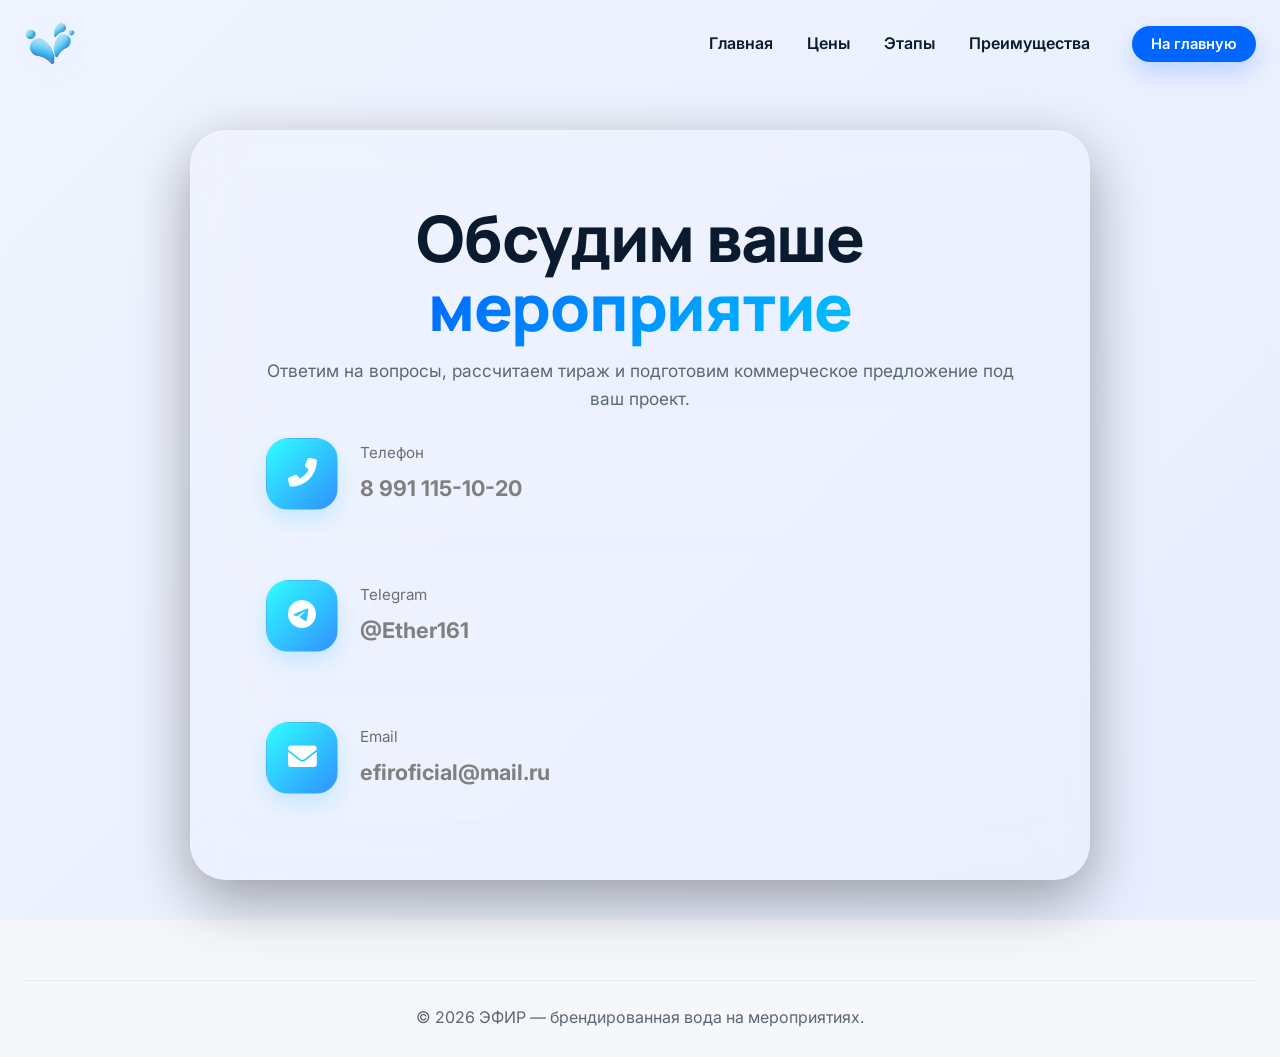
<file: support.html>
<!DOCTYPE html>
<html lang="ru">
<head>
    <meta charset="UTF-8">
    <meta name="viewport" content="width=device-width, initial-scale=1.0, viewport-fit=cover">
    <meta name="description" content="Оставьте заявку на брендированную воду ЭФИР и получите индивидуальный расчёт за 1 час.">
    <title>Заявка | ЭФИР</title>

    <link rel="stylesheet" href="style.css">
    <link href="https://fonts.googleapis.com/css2?family=Inter:wght@300;400;500;600;700;800&family=Manrope:wght@400;500;600;700;800&display=swap" rel="stylesheet">
    <link rel="stylesheet" href="https://cdnjs.cloudflare.com/ajax/libs/font-awesome/6.0.0-beta3/css/all.min.css">
    <link href="https://unpkg.com/aos@2.3.1/dist/aos.css" rel="stylesheet">
</head>
<body>

    <div class="orb orb-1" aria-hidden="true"></div>
    <div class="orb orb-2" aria-hidden="true"></div>

    <nav class="navbar" id="navbar">
        <div class="container">
            <a href="#hero" class="logo">
    <img src="img/logo1.svg" alt="ЭФИР">
</a>
            <div class="nav-links" id="navLinks">
                <a href="index.html#hero">Главная</a>
                <a href="index.html#pricing">Цены</a>
                <a href="index.html#steps">Этапы</a>
                <a href="index.html#advantages">Преимущества</a>
                <a href="index.html" class="btn btn-primary btn-small nav-cta">На главную</a>
            </div>

            <button class="mobile-toggle" id="mobileToggle" type="button" aria-label="Открыть меню">
                <i class="fas fa-bars"></i>
            </button>
        </div>
    </nav>

    <main>

    <section class="support-hero">
        <div class="container">

            <div class="contact-card" data-aos="fade-up">

				

                <h1>
                    Обсудим ваше <span class="gradient-text">мероприятие</span>
                </h1>

                <p class="contact-description">
                    Ответим на вопросы, рассчитаем тираж и подготовим
                    коммерческое предложение под ваш проект.
                </p>

                <div class="contact-links">

                    <a href="tel:+79911151020" class="contact-link">
                        <div class="contact-icon">
                            <i class="fas fa-phone-alt"></i>
                        </div>

                        <div class="contact-info">
                            <span>Телефон</span>
                            <strong>8 991 115-10-20</strong>
                        </div>
                    </a>

                    <a href="https://t.me/Ether161"
                       target="_blank"
                       class="contact-link">

                        <div class="contact-icon">
                            <i class="fab fa-telegram-plane"></i>
                        </div>

                        <div class="contact-info">
                            <span>Telegram</span>
                            <strong>@Ether161</strong>
                        </div>
                    </a>

                    <a href="mailto:efiroficial@mail.ru"
                       class="contact-link">

                        <div class="contact-icon">
                            <i class="fas fa-envelope"></i>
                        </div>

                        <div class="contact-info">
                            <span>Email</span>
                            <strong>efiroficial@mail.ru</strong>
                        </div>
                    </a>

                </div>

            </div>

        </div>
    </section>

</main>

    <footer style="margin-top: 0;">
        <div class="container">
            <div class="copyright">
                © 2026 ЭФИР — брендированная вода на мероприятиях.
            </div>
        </div>
    </footer>

    <script src="https://unpkg.com/aos@2.3.1/dist/aos.js"></script>
    <script src="script.js"></script>
</body>
</html>
</file>
<file: style.css>
:root {
    --primary: #0066FF;
    --primary-dark: #0052CC;
    --primary-light: #EAF2FF;
    --secondary: #00C2FF;
    --accent: #FF6B00;
    --dark: #0A1A2F;
    --gray-dark: #1E2A3A;
    --gray: #5A6874;
    --light-gray: #F5F7FA;
    --white: #FFFFFF;
    --border: rgba(10, 26, 47, 0.08);

    --shadow-sm: 0 10px 30px -10px rgba(0,0,0,0.06);
    --shadow-md: 0 20px 40px -15px rgba(0,0,0,0.10);
    --shadow-lg: 0 30px 50px -20px rgba(0,0,0,0.15);

    --radius: 20px;
    --radius-lg: 32px;
    --container: 1280px;
}

/* Reset */
*,
*::before,
*::after {
    box-sizing: border-box;
}

html {
    scroll-behavior: smooth;
    -webkit-text-size-adjust: 100%;
    text-size-adjust: 100%;
}

body {
    margin: 0;
    font-family: "Inter", sans-serif;
    background: var(--white);
    color: var(--dark);
    line-height: 1.6;
    overflow-x: hidden;
    text-rendering: optimizeLegibility;
    -webkit-font-smoothing: antialiased;
    font-feature-settings: "kern" 1;
}

img {
    max-width: 100%;
    height: auto;
    display: block;
}

button,
input,
textarea,
select,
a {
    font: inherit;
}

a {
    color: inherit;
}

h1,
h2,
h3,
h4,
.logo,
.footer-logo {
    font-family: "Manrope", sans-serif;
    font-weight: 800;
    letter-spacing: -0.02em;
    margin: 0;
}

p {
    margin: 0;
}

.section {
    padding: 12px 0;
}

.container {
    width: 100%;
    max-width: var(--container);
    margin: 0 auto;
    padding: 0 24px;
}

/* Helpers */
.text-center {
    text-align: center;
}

.gradient-text {
    background: linear-gradient(135deg, var(--primary), var(--secondary));
    -webkit-background-clip: text;
    background-clip: text;
    color: transparent;
}

.section-title {
    font-size: clamp(2rem, 4vw, 2.9rem);
    line-height: 1.15;
    margin: 60px 0 24px;
    text-wrap: balance;
}

.pricing-title {
    font-size: 1.4rem;
    margin-bottom: 10px;
}

/* Background orbs */
.orb {
    position: fixed;
    border-radius: 50%;
    filter: blur(80px);
    z-index: -1;
    pointer-events: none;
    opacity: 0.9;
}

.orb-1 {
    width: 50vw;
    height: 50vw;
    background: radial-gradient(circle, rgba(0,102,255,0.08) 0%, rgba(0,194,255,0) 70%);
    top: -20vh;
    left: -20vw;
    animation: float 20s infinite alternate ease-in-out;
}

.orb-2 {
    width: 60vw;
    height: 60vw;
    background: radial-gradient(circle, rgba(0,194,255,0.06) 0%, rgba(0,102,255,0) 70%);
    bottom: -30vh;
    right: -20vw;
    animation: float 25s infinite alternate-reverse ease-in-out;
}

.orb-3 {
    width: 40vw;
    height: 40vw;
    background: radial-gradient(circle, rgba(255,107,0,0.05) 0%, rgba(0,102,255,0) 70%);
    top: 40%;
    left: 30%;
    animation: float 18s infinite alternate ease-in-out;
}

@keyframes float {
    0% { transform: translate(0, 0) scale(1); }
    100% { transform: translate(5%, 5%) scale(1.05); }
}

/* Buttons */
.btn {
    display: inline-flex;
    align-items: center;
    justify-content: center;
    gap: 10px;
    padding: 14px 28px;
    border-radius: 999px;
    text-decoration: none;
    border: 1px solid transparent;
    cursor: pointer;
    transition: transform .25s ease, box-shadow .25s ease, background-color .25s ease, color .25s ease, border-color .25s ease;
    font-weight: 700;
    white-space: nowrap;
    line-height: 1;
}

.btn:hover {
    transform: translateY(-2px);
}

.btn-primary {
    background: var(--primary);
    color: var(--white);
    box-shadow: 0 10px 24px rgba(0,102,255,0.22);
}

.btn-primary:hover {
    background: var(--primary-dark);
    box-shadow: 0 14px 30px rgba(0,102,255,0.28);
}

.btn-outline-light {
    background: transparent;
    color: var(--primary);
    border-color: rgba(0,102,255,0.22);
}

.btn-outline-light:hover {
    background: var(--primary);
    color: var(--white);
    border-color: var(--primary);
}

.btn-small {
    padding: 10px 18px;
    font-size: 0.92rem;
}

.btn-large {
    padding: 16px 34px;
    font-size: 1.05rem;
}

/* Navbar */
.navbar {
    position: fixed;
    inset: 0 0 auto 0;
    z-index: 1000;
    padding: 18px 0;
    transition: padding .25s ease, background-color .25s ease, box-shadow .25s ease, backdrop-filter .25s ease;
}

.navbar.scrolled {
    background: rgba(255,255,255,0.96);
    backdrop-filter: blur(12px);
    box-shadow: var(--shadow-sm);
    padding: 12px 0;
}

.navbar .container {
    display: flex;
    align-items: center;
    justify-content: space-between;
    gap: 18px;
}

.logo {
    font-size: 1.9rem;
    text-decoration: none;
    background: linear-gradient(135deg, var(--primary), var(--secondary));
    -webkit-background-clip: text;
    background-clip: text;
    color: transparent;
    white-space: nowrap;
    flex-shrink: 0;
}

.nav-links {
    display: flex;
    align-items: center;
    gap: 34px;
}

.nav-links a {
    text-decoration: none;
    color: var(--dark);
    font-weight: 600;
    transition: color .2s ease;
    white-space: nowrap;
}

.nav-links a:hover {
    color: var(--primary);
}

.nav-cta {
    margin-left: 8px;
}

.mobile-toggle {
    display: none;
    background: none;
    border: 0;
    padding: 10px;
    font-size: 1.5rem;
    color: var(--dark);
    cursor: pointer;
}

/* Hero */
.hero {
    min-height: 100vh;
    display: flex;
    align-items: center;
    padding: 110px 0 70px;
    background: linear-gradient(135deg, #F8FAFF 0%, #EFF2FB 100%);
	position: relative;
	overflow: hidden;
}

.hero-grid {
    display: grid;
    grid-template-columns: 1.05fr 0.95fr;
    gap: 60px;
    align-items: center;
}

.hero-content {
    max-width: 680px;
}

.hero-badge {
    display: inline-flex;
    align-items: center;
    justify-content: center;
    padding: 8px 16px;
    margin-bottom: 20px;
    border-radius: 999px;
    background: var(--primary-light);
    color: var(--primary);
    font-size: 0.9rem;
    font-weight: 700;
    white-space: nowrap;
}

.hero h1 {
    font-size: clamp(2.7rem, 6vw, 4.7rem);
    line-height: 1.05;
    margin-bottom: 20px;
    text-wrap: balance;
}

.hero p {
    font-size: clamp(1.02rem, 1.5vw, 1.18rem);
    color: var(--gray);
    margin-bottom: 30px;
    max-width: 62ch;
    overflow-wrap: anywhere;
}

.hero-buttons {
    display: flex;
    gap: 14px;
    flex-wrap: wrap;
    margin-bottom: 34px;
}

.hero-stats {
    display: flex;
    gap: 18px;
    flex-wrap: wrap;
    align-items: stretch;
}

.stat-item {
    min-width: 160px;
    flex: 1 1 160px;
    padding: 18px 18px 16px;
    border-radius: 18px;
    background: rgba(255,255,255,0.72);
    box-shadow: 0 12px 32px rgba(10,26,47,0.06);
    text-align: center;
    backdrop-filter: blur(10px);
}

.stat-item h3 {
    font-size: clamp(1.55rem, 2.6vw, 2rem);
    line-height: 1;
    margin-bottom: 8px;
    color: var(--primary);
    white-space: nowrap;
}

.stat-item span {
    display: block;
    color: var(--gray);
    font-size: 0.95rem;
    white-space: nowrap;
}

.hero-image .image-wrapper {
    border-radius: var(--radius-lg);
    overflow: hidden;
    box-shadow: var(--shadow-lg);
    transform: rotate(1deg);
    transition: transform .35s ease;
    background: #fff;
}

.hero-image .image-wrapper:hover {
    transform: rotate(0deg) scale(1.01);
}

.hero-image img {
    width: 100%;
    height: auto;
    object-fit: cover;
}

/* Split section */
.split-section {
    margin: 70px 0 20px;
}

.split-grid {
    display: grid;
    grid-template-columns: 1.04fr 0.96fr;
    gap: 60px;
    align-items: center;
}

.split-content h2 {
    font-size: clamp(2rem, 4vw, 2.7rem);
    margin-bottom: 20px;
    line-height: 1.12;
    text-wrap: balance;
}

.split-content p {
    color: var(--gray);
    margin-bottom: 16px;
    font-size: 1.03rem;
    overflow-wrap: anywhere;
}

.split-image img {
    width: 100%;
    border-radius: var(--radius);
    box-shadow: var(--shadow-md);
    transition: transform .3s ease;
}

.split-image img:hover {
    transform: scale(1.02);
}

/* Concept block */
.concept-block {
    background: var(--light-gray);
    border-radius: var(--radius-lg);
    padding: 48px;
    margin: 60px 0;
    text-align: center;
}

.concept-inner {
    max-width: 840px;
    margin: 0 auto;
}

.concept-block i {
    font-size: 3rem;
    color: var(--primary);
    margin-bottom: 20px;
}

.concept-block h3 {
    font-size: 1.8rem;
    margin-bottom: 14px;
}

.concept-block p {
    color: var(--gray);
    font-size: 1.05rem;
    overflow-wrap: anywhere;
}

/* Event chips */
.events-grid {
    display: flex;
    flex-wrap: wrap;
    justify-content: center;
    gap: 14px;
    margin: 34px 0 18px;
}

.event-item {
    display: inline-flex;
    align-items: center;
    gap: 10px;
    padding: 13px 22px;
    border-radius: 999px;
    background: var(--primary-light);
    font-weight: 700;
    line-height: 1;
    white-space: nowrap;
    transition: transform .2s ease, background-color .2s ease, color .2s ease;
}

.event-item i {
    flex-shrink: 0;
}

.event-item:hover {
    transform: translateY(-2px);
    background: var(--primary);
    color: var(--white);
}

.geo-text {
    font-size: 1.08rem;
    margin: 16px 0 58px;
    color: var(--gray);
}

.geo-text i {
    margin-right: 8px;
    color: var(--primary);
}

/* Product */
.product-card {
    background: linear-gradient(135deg, #FFFFFF 0%, var(--light-gray) 100%);
    border: 1px solid var(--border);
    border-radius: var(--radius-lg);
    padding: 38px;
    margin: 28px 0 22px;
    box-shadow: var(--shadow-sm);
    text-align: center;
}

.product-info h3 {
    font-size: 1.45rem;
    margin-bottom: 14px;
    text-wrap: balance;
}

.product-info p {
    color: var(--gray);
    overflow-wrap: anywhere;
}

.product-info strong {
    white-space: nowrap;
}

/* Pricing table */
.pricing-table {
    margin-top: 30px;
}

.table-grid {
    display: grid;
    grid-template-columns: repeat(auto-fit, minmax(200px, 1fr));
    gap: 20px;
    margin: 26px 0 10px;
}

.table-item {
    background: var(--white);
    border: 1px solid #EEF2F6;
    border-radius: var(--radius);
    padding: 24px;
    text-align: center;
    box-shadow: 0 8px 24px rgba(10,26,47,0.03);
    transition: transform .25s ease, box-shadow .25s ease, border-color .25s ease;
}

.table-item:hover {
    transform: translateY(-6px);
    box-shadow: var(--shadow-md);
    border-color: var(--primary-light);
}

.volume,
.price,
.desc {
    display: block;
}

.volume {
    font-size: 1.1rem;
    font-weight: 800;
    line-height: 1.2;
    white-space: nowrap;
}

.price {
    margin: 12px 0;
    font-size: 1.8rem;
    font-weight: 800;
    color: var(--primary);
    line-height: 1.15;
    white-space: nowrap;
}

.desc {
    color: var(--gray);
    font-size: 0.95rem;
}

.note {
    font-size: 0.92rem;
    color: var(--gray);
    margin-top: 18px;
    overflow-wrap: anywhere;
}

/* Turnkey */
.turnkey-section {
    background: var(--dark);
    color: var(--white);
    border-radius: var(--radius-lg);
    padding: 50px;
    margin: 60px 0;
}

.turnkey-section h2 {
    font-size: clamp(2rem, 4vw, 2.55rem);
    line-height: 1.14;
    text-wrap: balance;
}

.turnkey-grid {
    display: grid;
    grid-template-columns: repeat(auto-fit, minmax(250px, 1fr));
    gap: 16px;
    margin: 34px 0 28px;
}

.turnkey-grid div {
    display: flex;
    align-items: center;
    gap: 12px;
    padding: 14px 18px;
    border-radius: 999px;
    background: rgba(255,255,255,0.06);
    font-size: 1.03rem;
    line-height: 1.2;
    white-space: nowrap;
}

.turnkey-grid i {
    color: var(--secondary);
    font-size: 1.25rem;
    flex-shrink: 0;
}

/* Advantages */
.advantages-grid {
    display: grid;
    grid-template-columns: repeat(auto-fit, minmax(250px, 1fr));
    gap: 22px;
    margin: 30px 0 0;
}

.advantage-card {
    background: var(--light-gray);
    padding: 30px 24px;
    border-radius: var(--radius);
    text-align: center;
    transition: transform .25s ease, box-shadow .25s ease, background-color .25s ease;
    border: 1px solid transparent;
}

.advantage-card:hover {
    transform: translateY(-8px);
    background: var(--white);
    box-shadow: var(--shadow-lg);
    border-color: rgba(0,102,255,0.08);
}

.advantage-card i {
    font-size: 2.4rem;
    color: var(--primary);
    margin-bottom: 18px;
}

.advantage-card h4 {
    margin-bottom: 10px;
    font-size: 1.08rem;
    line-height: 1.25;
    text-wrap: balance;
}

.advantage-card p {
    color: var(--gray);
    overflow-wrap: anywhere;
}

/* Extra services */
.extra-services {
    background: var(--primary-light);
    border-radius: var(--radius-lg);
    padding: 50px;
    margin: 60px 0;
    text-align: center;
}

.extra-services h2 {
    font-size: clamp(1.8rem, 3.5vw, 2.35rem);
    text-wrap: balance;
}

.services-list {
    display: flex;
    flex-wrap: wrap;
    justify-content: center;
    gap: 14px;
    margin-top: 28px;
}

.services-list div {
    display: inline-flex;
    align-items: center;
    gap: 10px;
    padding: 13px 20px;
    border-radius: 999px;
    background: var(--white);
    font-weight: 700;
    white-space: nowrap;
    box-shadow: 0 8px 18px rgba(10,26,47,0.05);
    transition: transform .2s ease, box-shadow .2s ease;
}

.services-list div:hover {
    transform: translateY(-2px);
    box-shadow: var(--shadow-sm);
}

/* Steps */
.steps-wrapper {
    display: grid;
    grid-template-columns: repeat(5, minmax(150px, 1fr));
    gap: 16px;
    margin: 34px 0 0;
}

.step {
    background: var(--light-gray);
    padding: 24px 18px;
    border-radius: var(--radius);
    text-align: center;
    box-shadow: 0 8px 20px rgba(10,26,47,0.03);
}

.step p {
    margin-top: 12px;
    line-height: 1.35;
    overflow-wrap: anywhere;
}

.step-number {
    width: 46px;
    height: 46px;
    border-radius: 50%;
    display: inline-flex;
    align-items: center;
    justify-content: center;
    background: var(--primary);
    color: var(--white);
    font-weight: 800;
    font-size: 1.2rem;
    white-space: nowrap;
}

/* CTA */
.cta-section {
    background: linear-gradient(135deg, var(--primary-light) 0%, #FFFFFF 100%);
    border-radius: var(--radius-lg);
    padding: 58px 32px;
    text-align: center;
    margin: 60px 0;
    box-shadow: var(--shadow-sm);
    border: 1px solid rgba(0,102,255,0.06);
}

.cta-section h2 {
    font-size: clamp(2rem, 4vw, 2.55rem);
    margin-bottom: 14px;
    text-wrap: balance;
}

.cta-section p {
    color: var(--gray);
    margin-bottom: 24px;
}

/* Footer */
footer {
    background: var(--light-gray);
    padding: 60px 0 28px;
    margin-top: 80px;
}

.footer-grid {
    display: grid;
    grid-template-columns: 2fr 1fr 1fr 1fr;
    gap: 34px;
    margin-bottom: 44px;
}

.footer-logo {
    font-size: 2rem;
    background: linear-gradient(135deg, var(--primary), var(--secondary));
    -webkit-background-clip: text;
    background-clip: text;
    color: transparent;
    margin-bottom: 14px;
    white-space: nowrap;
}

.footer-links h4 {
    font-size: 1.05rem;
    margin-bottom: 14px;
}

.footer-links a,
.footer-links p {
    display: block;
    color: var(--gray);
    text-decoration: none;
    margin-bottom: 10px;
    transition: color .2s ease;
    overflow-wrap: anywhere;
}

.footer-links a:hover {
    color: var(--primary);
}

.footer-links a,
.footer-links p,
.copyright {
    line-height: 1.5;
}

.copyright {
    text-align: center;
    border-top: 1px solid rgba(0,0,0,0.06);
    padding-top: 24px;
    color: var(--gray);
    overflow-wrap: anywhere;
}

/* Support page styles */
.support-hero {
    min-height: 50vh;
    display: flex;
    align-items: center;
    padding: 130px 0 40px;
    background: linear-gradient(135deg, #F0F4FF 0%, #E8EEFE 100%);
    text-align: center;
}

.support-hero .container {
    max-width: 980px;
}

.support-hero h1 {
    font-size: clamp(2.4rem, 5vw, 4rem);
    line-height: 1.08;
    margin: 12px 0 16px;
    text-wrap: balance;
}

.support-hero p {
    max-width: 760px;
    margin: 0 auto;
    color: var(--gray);
    font-size: 1.08rem;
}

.contact-form {
    width: min(720px, calc(100% - 32px));
    margin: 0 auto 56px;
    background: var(--white);
    padding: 44px;
    border-radius: var(--radius-lg);
    box-shadow: var(--shadow-lg);
    border: 1px solid rgba(0,0,0,0.04);
}

.contact-form h2 {
    text-align: center;
    margin-bottom: 26px;
    font-size: clamp(1.6rem, 3vw, 2.1rem);
    text-wrap: balance;
}

.form-group {
    margin-bottom: 18px;
}

.form-group label {
    display: block;
    margin-bottom: 8px;
    font-weight: 700;
    color: var(--dark);
}

.form-group input,
.form-group textarea,
.form-group select {
    width: 100%;
    padding: 14px 16px;
    border: 1px solid #D9E2EC;
    border-radius: 16px;
    background: #fff;
    color: var(--dark);
    transition: border-color .2s ease, box-shadow .2s ease, transform .2s ease;
    outline: none;
}

.form-group input::placeholder,
.form-group textarea::placeholder {
    color: #93A1B2;
}

.form-group input:focus,
.form-group textarea:focus,
.form-group select:focus {
    border-color: var(--primary);
    box-shadow: 0 0 0 4px rgba(0,102,255,0.10);
}

.btn-submit {
    width: 100%;
    border: 0;
    padding: 16px 18px;
    border-radius: 999px;
    background: var(--primary);
    color: var(--white);
    font-size: 1.05rem;
    font-weight: 800;
    cursor: pointer;
    transition: transform .2s ease, background-color .2s ease, box-shadow .2s ease;
    box-shadow: 0 10px 24px rgba(0,102,255,0.20);
}

.btn-submit:hover {
    background: var(--primary-dark);
    transform: translateY(-2px);
    box-shadow: 0 14px 28px rgba(0,102,255,0.25);
}

/* Responsive */
@media (max-width: 1100px) {
    .hero-grid,
    .split-grid {
        grid-template-columns: 1fr;
        gap: 34px;
    }

    .hero-content,
    .split-content {
        max-width: 100%;
        text-align: center;
    }

    .hero-buttons,
    .hero-stats {
        justify-content: center;
    }

    .footer-grid {
        grid-template-columns: 1fr 1fr;
    }

    .steps-wrapper {
        grid-template-columns: repeat(2, minmax(0, 1fr));
    }
}

@media (max-width: 992px) {
    .section-title {
        margin-top: 46px;
    }

    .nav-links {
        position: fixed;
        top: 70px;
        left: 0;
        width: 100%;
        height: calc(100vh - 70px);
        padding: 28px 24px 34px;
        background: rgba(255,255,255,0.98);
        backdrop-filter: blur(16px);
        flex-direction: column;
        align-items: stretch;
        justify-content: flex-start;
        gap: 14px;
        transform: translateX(100%);
        transition: transform .28s ease;
        box-shadow: var(--shadow-md);
        border-top: 1px solid rgba(0,0,0,0.05);
    }

    .nav-links.active {
        transform: translateX(0);
    }

    .nav-links a {
        padding: 14px 6px;
        text-align: center;
        border-radius: 14px;
        background: transparent;
    }

    .nav-cta {
        margin-left: 0;
        margin-top: 8px;
    }

    .mobile-toggle {
        display: inline-flex;
        align-items: center;
        justify-content: center;
    }

    .turnkey-section,
    .extra-services,
    .cta-section,
    .concept-block,
    .product-card {
        padding: 34px 24px;
    }

    .support-hero {
        padding-top: 118px;
    }
}

@media (max-width: 768px) {
    .container {
        padding: 0 18px;
    }

    .hero {
        padding-top: 98px;
        min-height: auto;
    }

    .hero-buttons {
        flex-direction: column;
        align-items: stretch;
    }

    .btn {
        width: 100%;
    }

    .hero-stats {
        gap: 12px;
    }

    .stat-item {
        min-width: 0;
        flex: 1 1 100%;
    }

    .steps-wrapper {
        grid-template-columns: 1fr;
    }

    .footer-grid {
        grid-template-columns: 1fr;
    }

    .contact-form {
        padding: 28px 18px;
        width: min(100% - 20px, 720px);
    }

    .support-hero {
        min-height: auto;
        padding-bottom: 28px;
    }
}

@media (max-width: 576px) {
    .hero h1 {
        font-size: clamp(2.2rem, 11vw, 3rem);
    }

    .section-title {
        font-size: clamp(1.7rem, 7vw, 2.2rem);
    }

    .concept-block,
    .turnkey-section,
    .extra-services,
    .cta-section {
        border-radius: 24px;
    }

    .table-grid {
        grid-template-columns: 1fr;
    }

    .turnkey-grid div,
    .services-list div,
    .event-item {
        width: 100%;
        justify-content: center;
        white-space: normal;
        text-align: center;
    }

    .volume,
    .price,
    .hero-badge,
    .logo,
    .footer-logo,
    .stat-item h3,
    .stat-item span {
        white-space: nowrap;
    }

    .hero-stats {
        flex-direction: column;
    }

    .product-card {
        padding: 28px 18px;
    }

    .contact-form {
        padding: 24px 16px;
    }
}

.nav-links .btn-primary {
    color: #fff;
}

/* Reduced motion */
@media (prefers-reduced-motion: reduce) {
    html {
        scroll-behavior: auto;
    }

    *,
    *::before,
    *::after {
        animation: none !important;
        transition: none !important;
    }
	}
	
/* =========================================
   АНИМИРОВАННЫЕ ГРАДИЕНТНЫЕ ЛИНИИ ФОНА
========================================= */

body {
    position: relative;
    overflow-x: hidden;
    background:
        radial-gradient(circle at top left, rgba(0,194,255,0.08), transparent 35%),
        radial-gradient(circle at bottom right, rgba(0,102,255,0.08), transparent 40%),
        #ffffff;
}

/* Главный слой линий */
body::before {
    content: "";
    position: fixed;
    inset: -20%;
    z-index: -3;
    pointer-events: none;

    background:
        repeating-linear-gradient(
            -35deg,
            rgba(0, 194, 255, 0.00) 0px,
            rgba(0, 194, 255, 0.00) 80px,
            rgba(0, 194, 255, 0.08) 82px,
            rgba(0, 194, 255, 0.18) 86px,
            rgba(0, 102, 255, 0.10) 90px,
            rgba(0, 194, 255, 0.00) 94px,
            rgba(0, 194, 255, 0.00) 180px
        );

    animation: linesMove 18s linear infinite;
    transform: perspective(1200px) rotateX(12deg) scale(1.2);
    filter: blur(0.4px);
    opacity: 1;
}

/* Второй объемный слой */
body::after {
    content: "";
    position: fixed;
    inset: -30%;
    z-index: -4;
    pointer-events: none;

    background:
        repeating-linear-gradient(
            -35deg,
            transparent 0px,
            transparent 140px,
            rgba(0,255,255,0.04) 144px,
            rgba(0,180,255,0.10) 148px,
            transparent 154px,
            transparent 260px
        );

    animation: linesMoveReverse 28s linear infinite;
    transform: perspective(1600px) rotateX(18deg) scale(1.4);
    filter: blur(1px);
    opacity: 0.8;
}

/* Световые блики */
.hero::before {
    content: "";
    position: absolute;
    inset: 0;
    pointer-events: none;

    background:
        linear-gradient(
            120deg,
            transparent 20%,
            rgba(255,255,255,0.06) 40%,
            rgba(0,255,255,0.10) 50%,
            rgba(255,255,255,0.06) 60%,
            transparent 80%
        );

    background-size: 250% 250%;
    animation: shineMove 10s ease infinite;
    mix-blend-mode: screen;
    z-index: 0;
}

/* Анимации */
@keyframes linesMove {
    0% {
        transform:
            perspective(1200px)
            rotateX(12deg)
            translateY(0px)
            translateX(0px)
            scale(1.2);
    }

    100% {
        transform:
            perspective(1200px)
            rotateX(12deg)
            translateY(-120px)
            translateX(-80px)
            scale(1.2);
    }
}

@keyframes linesMoveReverse {
    0% {
        transform:
            perspective(1600px)
            rotateX(18deg)
            translateY(0px)
            translateX(0px)
            scale(1.4);
    }

    100% {
        transform:
            perspective(1600px)
            rotateX(18deg)
            translateY(120px)
            translateX(100px)
            scale(1.4);
    }
}

@keyframes shineMove {
    0% {
        background-position: 0% 50%;
    }

    50% {
        background-position: 100% 50%;
    }

    100% {
        background-position: 0% 50%;
    }
	}
	
	
/* =========================
   EVENTS GALLERY
========================= */

.event-showcase {
    margin-top: 50px;
}

.main-event-image img {
    width: 100%;
    border-radius: 28px;
    box-shadow:
        0 20px 60px rgba(0,0,0,0.35),
        0 0 40px rgba(0,255,255,0.08);

    margin-bottom: 40px;
}

.gallery-title {
    text-align: center;
    margin-bottom: 30px;
}

.gallery-title h3 {
    font-size: clamp(1.8rem, 3vw, 2.6rem);
    margin-bottom: 12px;

    background: linear-gradient(90deg, #ffffff, #8FEFFF);
    -webkit-background-clip: text;
    background-clip: text;
    color: transparent;
}

.gallery-title p {
    color: rgba(255,255,255,0.75);
    max-width: 700px;
    margin: 0 auto;
}

/* Сетка галереи */
.events-gallery {
    display: grid;
    grid-template-columns: repeat(auto-fit, minmax(240px, 1fr));
    gap: 24px;
}

/* Карточка */
.gallery-item {
    position: relative;
    overflow: hidden;
    border-radius: 24px;

    background: rgba(255,255,255,0.06);

    backdrop-filter: blur(18px);
    -webkit-backdrop-filter: blur(18px);

    border: 1px solid rgba(255,255,255,0.08);

    transition:
        transform 0.35s ease,
        box-shadow 0.35s ease;
}

/* Изображение */
.gallery-item img {
    width: 100%;
    height: 280px;
    object-fit: cover;

    transition:
        transform 0.5s ease,
        filter 0.5s ease;
}

/* Hover */
.gallery-item:hover {
    transform: translateY(-8px);

    box-shadow:
        0 25px 50px rgba(0,0,0,0.35),
        0 0 30px rgba(0,255,255,0.12);
}

.gallery-item:hover img {
    transform: scale(1.06);
    filter: brightness(1.05);
}

/* =========================
   LIGHTBOX
========================= */

.gallery-item {
    cursor: pointer;
}

/* Фон */
.lightbox {
    position: fixed;
    inset: 0;

    background: rgba(0,0,0,0.82);

    backdrop-filter: blur(18px);
    -webkit-backdrop-filter: blur(18px);

    display: flex;
    align-items: center;
    justify-content: center;

    opacity: 0;
    visibility: hidden;

    transition:
        opacity 0.35s ease,
        visibility 0.35s ease;

    z-index: 99999;
}

/* Активное состояние */
.lightbox.active {
    opacity: 1;
    visibility: visible;
}

/* Большое изображение */
.lightbox-img {
    max-width: 88%;
    max-height: 88vh;

    border-radius: 28px;

    box-shadow:
        0 30px 80px rgba(0,0,0,0.55),
        0 0 40px rgba(255,255,255,0.08);

    transform: scale(0.9);

    transition: transform 0.35s ease;
}

/* Анимация появления */
.lightbox.active .lightbox-img {
    transform: scale(1);
}

/* Кнопка закрытия */
.lightbox-close {
    position: absolute;
    top: 30px;
    right: 40px;

    font-size: 3rem;
    color: white;

    cursor: pointer;

    transition:
        transform 0.2s ease,
        opacity 0.2s ease;

    opacity: 0.8;
}

.lightbox-close:hover {
    transform: scale(1.1);
    opacity: 1;
}


/* =========================
   LOGO IMAGE
========================= */

.logo {
    display: flex;
    align-items: center;
    text-decoration: none;
}

/* Картинка логотипа */
.logo img {
    height: 52px;
    width: auto;
    object-fit: contain;

    transition:
        transform 0.3s ease,
        filter 0.3s ease;

    filter:
        drop-shadow(0 0 12px rgba(255,255,255,0.10))
        drop-shadow(0 0 24px rgba(0,255,255,0.10));
}

/* Hover */
.logo:hover img {
    transform: scale(1.04);

    filter:
        drop-shadow(0 0 18px rgba(255,255,255,0.16))
        drop-shadow(0 0 30px rgba(0,255,255,0.16));
}

/* Мобильная версия */
@media (max-width: 768px) {
    .logo img {
        height: 42px;
    }
}

/* =========================
   CONTACT PAGE
========================= */

.contact-card {
    max-width: 900px;
    margin: 0 auto;

    padding: 60px 50px;

    border-radius: 36px;

    background: rgba(255,255,255,0.06);

    backdrop-filter: blur(24px);
    -webkit-backdrop-filter: blur(24px);

    border: 1px solid rgba(255,255,255,0.10);

    box-shadow:
        0 20px 60px rgba(0,0,0,0.35),
        inset 0 1px 0 rgba(255,255,255,0.08);

    text-align: center;
}

.contact-badge {
    display: inline-flex;
    align-items: center;
    justify-content: center;

    padding: 10px 18px;

    border-radius: 999px;

    background: rgba(0,255,255,0.10);

    border: 1px solid rgba(255,255,255,0.10);

    color: #9EF7FF;

    font-weight: 700;

    margin-bottom: 24px;
}

.contact-description {
    max-width: 700px;
    margin: 20px auto 40px;

    color: rgba(0,0,0,0.75);

    font-size: 1.1rem;
}

/* Контакты */

.contact-links {
    display: flex;
    flex-direction: column;
    gap: 20px;
}

/* Карточка */

.contact-link {
    display: flex;
    align-items: center;
    gap: 22px;

    padding: 24px;

    border-radius: 24px;

    background: rgba(255,255,255,0.05);

    border: 1px solid rgba(255,255,255,0.08);

    transition:
        transform 0.3s ease,
        box-shadow 0.3s ease,
        border-color 0.3s ease;

    text-decoration: none;
}

.contact-link:hover {
    transform: translateY(-4px);

    border-color: rgba(0,255,255,0.22);

    box-shadow:
        0 20px 40px rgba(0,0,0,0.30),
        0 0 30px rgba(0,255,255,0.08);
}

/* Иконка */

.contact-icon {
    width: 72px;
    height: 72px;

    min-width: 72px;

    border-radius: 22px;

    display: flex;
    align-items: center;
    justify-content: center;

    background:
        linear-gradient(
            135deg,
            rgba(0,255,255,0.80),
            rgba(0,120,255,0.80)
        );

    border: 1px solid rgba(255,255,255,0.10);

    font-size: 1.8rem;

    color: white;

    box-shadow:
        0 10px 25px rgba(0,180,255,0.18);
}

/* Текст */

.contact-info {
    text-align: left;
}

.contact-info span {
    display: block;

    color: rgba(0,0,0,0.55);

    margin-bottom: 6px;

    font-size: 0.95rem;
}

.contact-info strong {
    font-size: 1.35rem;
    color: gray;
}

/* MOBILE */

@media (max-width: 768px) {

    .contact-card {
        padding: 36px 20px;
    }

    .contact-link {
        flex-direction: column;
        text-align: center;
    }

    .contact-info {
        text-align: center;
    }

    .contact-info strong {
        font-size: 1.1rem;
    }
	}
	
.small-price {
    font-size: 0.92rem;
    line-height: 2;
}
</file>
